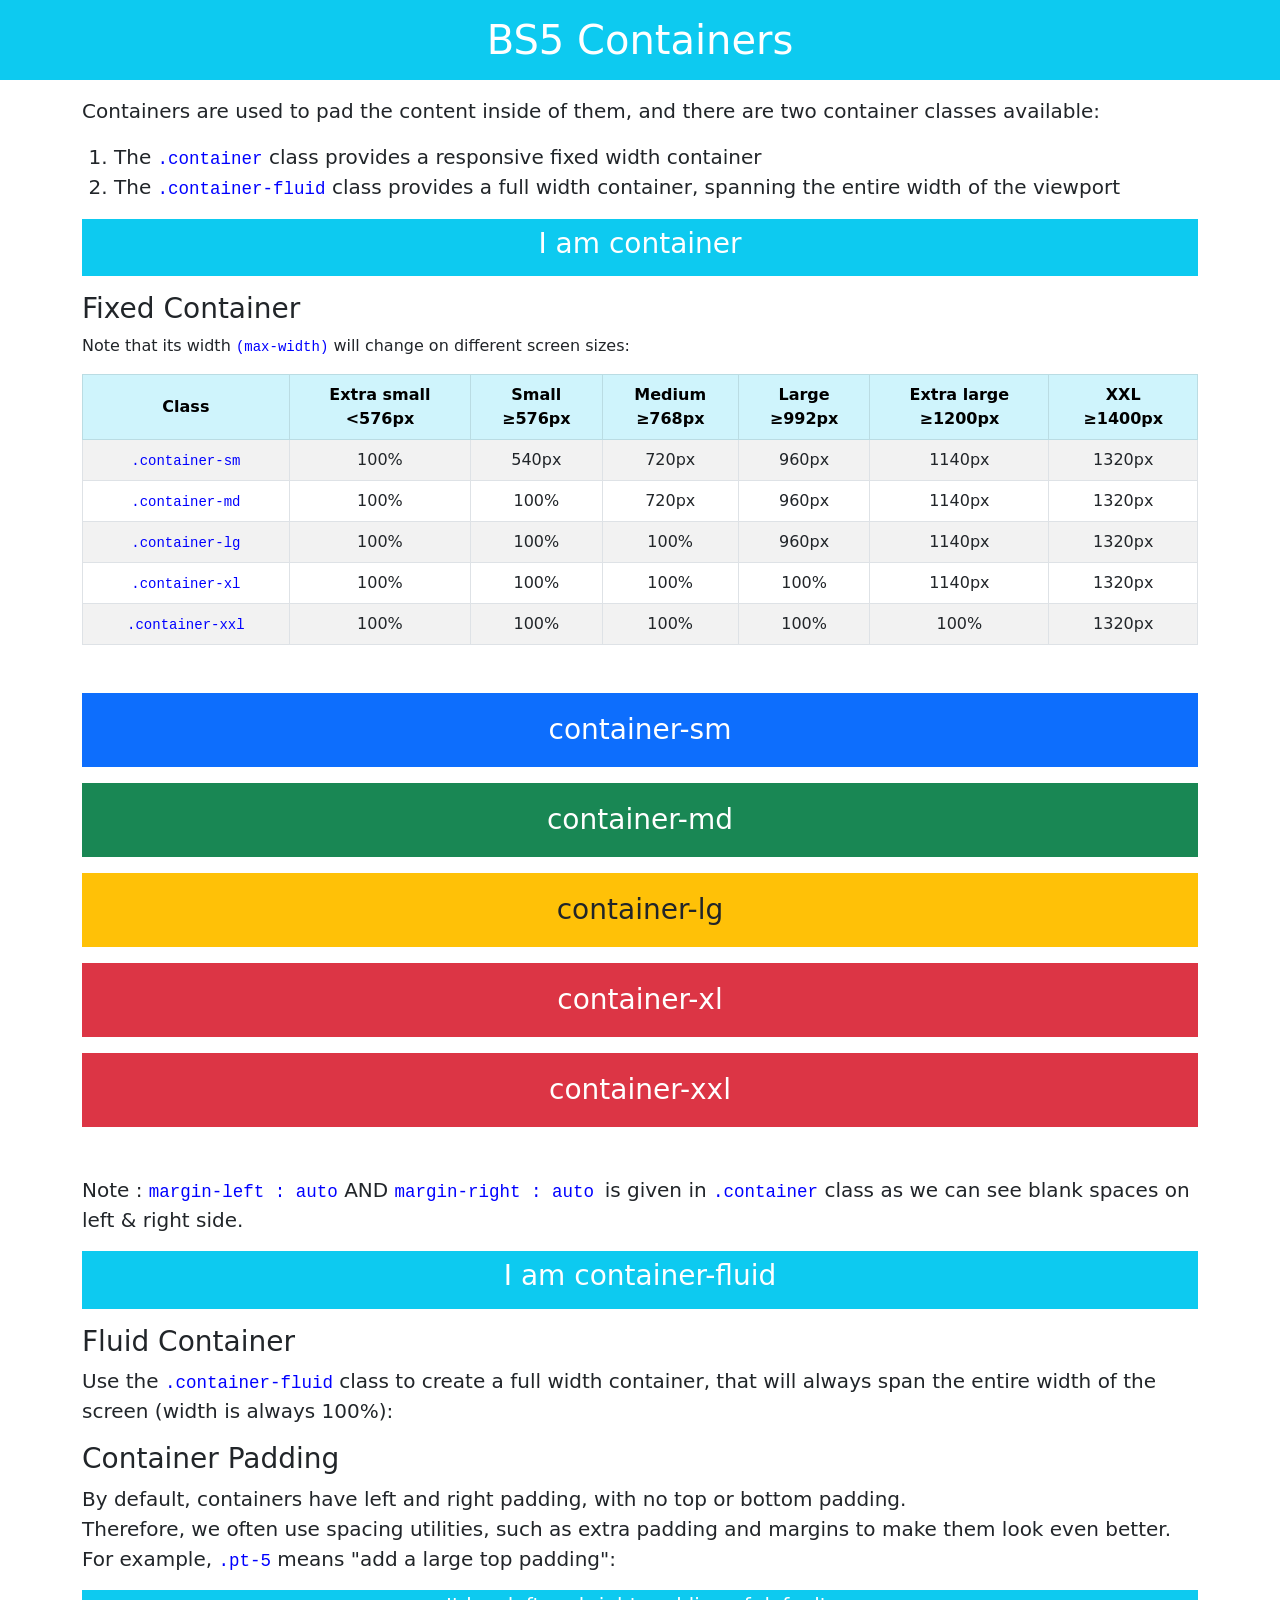
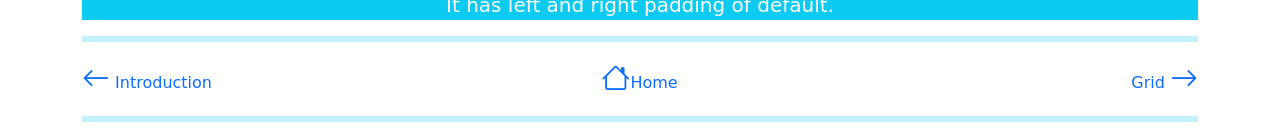
<file: container.html>
<!DOCTYPE html>
<html lang="en">

<head>
  <meta charset="UTF-8">
  <meta name="viewport" content="width=device-width, initial-scale=1.0">
  <title>Container</title>
  <link rel="stylesheet" href="bootstrap-5.0.2-dist/css/bootstrap.min.css">
  <link rel="stylesheet" href="https://cdn.jsdelivr.net/npm/bootstrap-icons@1.13.1/font/bootstrap-icons.min.css">
</head>

<body>
  <h1 class="p-3 text-center text-white bg-info">BS5 Containers</h1>
  <div class="container mt-3">
    <p class="fs-5">Containers are used to pad the content inside of them, and there are two container classes
      available:</p>
    <ol class="fs-5">
      <li>The <code>.container</code> class provides a responsive fixed width container</li>
      <li>The <code>.container-fluid</code> class provides a full width container, spanning the entire width of the
        viewport</li>
    </ol>
    <div class="container bg-info text-white p-2 text-center">
      <h3>I am container</h3>
    </div>
    <h3 class="mt-3">Fixed Container</h3>
    <p>Note that its width <code>(max-width)</code> will change on different screen sizes:</p>
    <table class="table table-responsive table-bordered table-striped align-middle text-center">
      <thead class="align-middle table-info">
        <tr>
          <th>Class</th>
          <th>
            Extra small<br>
            &lt;576px
          </th>
          <th>
            Small<br>
            ≥576px
          </th>
          <th>
            Medium<br>
            ≥768px
          </th>
          <th>
            Large<br>
            ≥992px
          </th>
          <th>
            Extra large<br>
            ≥1200px
          </th>
          <th>
            XXL<br>
            ≥1400px
          </th>
        </tr>
      </thead>
      <tbody>
        <tr>
          <td><code>.container-sm</code></td>
          <td>100%</td>
          <td>540px</td>
          <td>720px</td>
          <td>960px</td>
          <td>1140px</td>
          <td>1320px</td>
        </tr>
        <tr>
          <td><code>.container-md</code></td>
          <td>100%</td>
          <td>100%</td>
          <td>720px</td>
          <td>960px</td>
          <td>1140px</td>
          <td>1320px</td>
        </tr>
        <tr>
          <td><code>.container-lg</code></td>
          <td>100%</td>
          <td>100%</td>
          <td>100%</td>
          <td>960px</td>
          <td>1140px</td>
          <td>1320px</td>
        </tr>
        <tr>
          <td><code>.container-xl</code></td>
          <td>100%</td>
          <td>100%</td>
          <td>100%</td>
          <td>100%</td>
          <td>1140px</td>
          <td>1320px</td>
        </tr>
        <tr>
          <td><code>.container-xxl</code></td>
          <td>100%</td>
          <td>100%</td>
          <td>100%</td>
          <td>100%</td>
          <td>100%</td>
          <td>1320px</td>
        </tr>
      </tbody>
    </table>
    <div class="my-5 fs-3">
      <div class="container-sm bg-primary text-white p-3 my-3 text-center">container-sm</div>
      <div class="container-md bg-success text-white p-3 my-3 text-center">container-md</div>
      <div class="container-lg bg-warning text-black p-3 my-3 text-center">container-lg</div>
      <div class="container-xl bg-danger text-white p-3 my-3 text-center">container-xl</div>
      <div class="container-xxl bg-danger text-white p-3 my-3 text-center">container-xxl</div>
    </div>
    <p class="fs-5">Note : <code>margin-left : auto</code> AND <code> margin-right : auto </code> is given in
      <code>.container</code> class as we can see blank spaces on left & right side.</p>
    <div class="container-fluid bg-info text-white p-2 text-center mt-3">
      <h3>I am container-fluid</h3>
    </div>
    <h3 class="mt-3">Fluid Container</h3>
    <p class="fs-5">Use the <code>.container-fluid</code> class to create a full width container, that will always span
      the entire width of the screen (width is always 100%):</p>
    <h3>Container Padding</h3>
    <p class="fs-5">By default, containers have left and right padding, with no top or bottom padding.<br>Therefore, we
      often use spacing utilities, such as extra padding and margins to make them look even better. For example,
      <code>.pt-5</code> means "add a large top padding":</p>
    <div class="container-fluid bg-info text-white text-center fs-5">
      It has left and right padding of default.
    </div>
    <hr class="border border-info border-3">
    <div class="row">
      <div class="col text-start">
        <i class="bi bi-arrow-left fs-3 text-primary"></i>
        <a href="index.html" class="text-decoration-none">Introduction</a>
      </div>
      <div class="col text-center">
        <a href="index.html" class="text-decoration-none"><i class="bi bi-house fs-3 text-primary"></i>Home</a>
    </div>
      <div class="col text-end">
        <a href="grid.html" class="text-decoration-none">Grid&nbsp;<i
            class="bi bi-arrow-right fs-3 text-primary"></i></a>
      </div>
    </div>
    <hr class="border border-info border-3">
  </div>
</body>

</html>
</file>
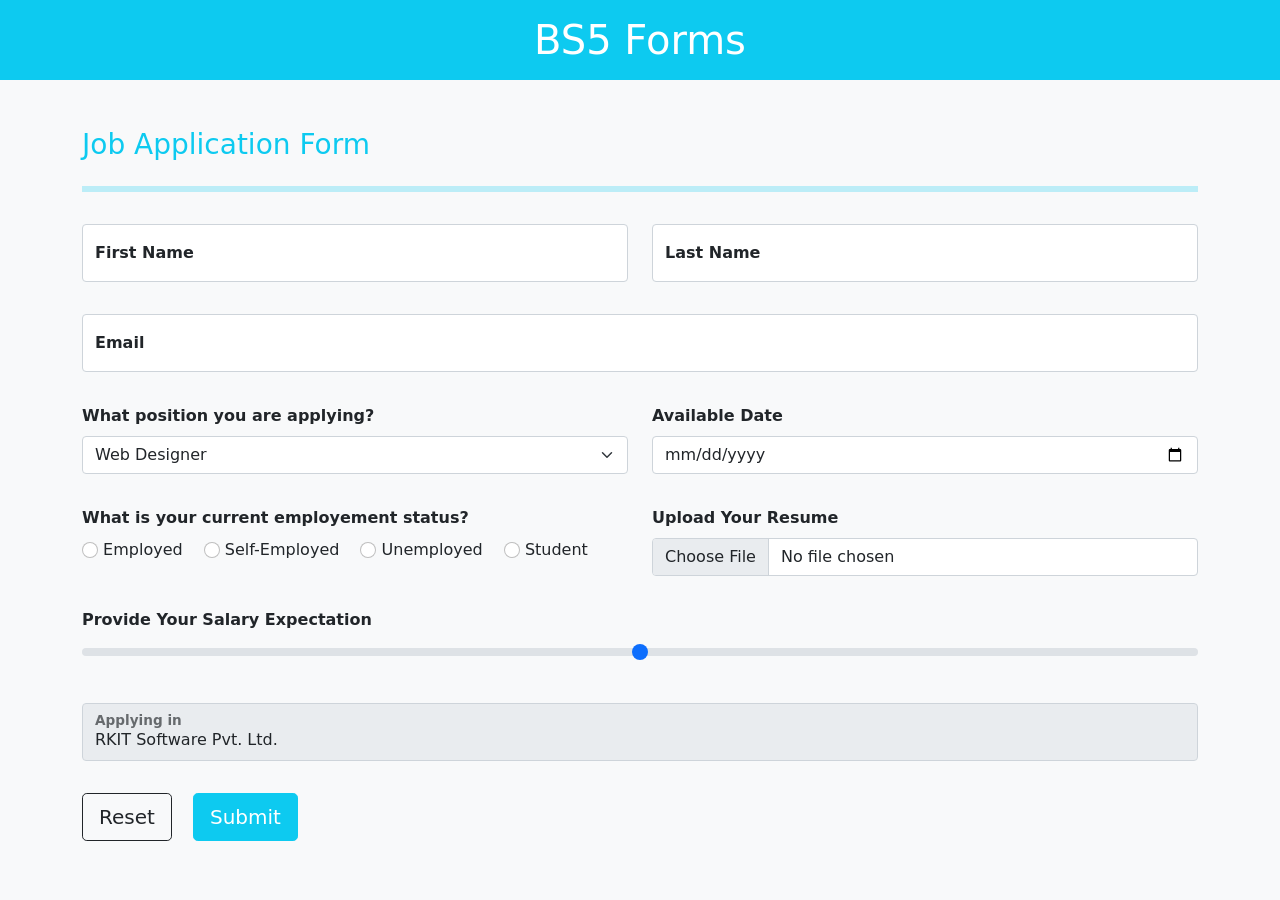
<file: form.html>
<!DOCTYPE html>
<html lang="en">

<head>
    <meta charset="UTF-8">
    <meta name="viewport" content="width=device-width, initial-scale=1.0">
    <title>Form</title>
    <link rel="stylesheet" href="bootstrap-5.0.2-dist/css/bootstrap.min.css">
    <!-- <script src="bootstrap-5.0.2-dist/js/bootstrap.bundle.js"></script> -->
</head>

<body class="bg-light">
    <h1 class="text-center bg-info p-3 text-white">BS5 Forms</h1>
    <form action="#" class="container mt-5">
        <div class="row">
            <h3 class="text-info">Job Application Form</h3>
        </div>
        <hr class="text-info border border-info border-3">
        <div class="row">
            <div class="col-12 col-sm-6">
                <div class="my-3 form-floating">
                    <input type="text" id="fnm" class="form-control" placeholder="First Name">
                    <label for="fnm" class="fw-bold">First Name</label>
                </div>
            </div>
            <div class="col-12 col-sm-6">
                <div class="my-3 form-floating">
                    <input type="text" id="lnm" class="form-control" placeholder="Last Name">
                    <label for="lnm" class="fw-bold">Last Name</label>
                </div>
            </div>
        </div>
        <div class="row">
            <div class="col">
                <div class="my-3 form-floating">
                    <input type="text" id="email" class="form-control" placeholder="Email">
                    <label for="email" class="fw-bold">Email</label>
                </div>
            </div>
        </div>
        <div class="row">
            <div class="col-12 col-sm-6">
                <div class="my-3">
                    <label for="designation" class="form-label fw-bold">What position you are applying?</label>
                    <select id="designation" class="form-select">
                        <option>Web Designer</option>
                        <option>Full Stack Developer</option>
                        <option>Product Analyst</option>
                        <option>Sales Executive</option>
                    </select>
                </div>
            </div>
            <div class="col-12 col-sm-6">
                <div class="my-3">
                    <label for="availDate" class="form-label fw-bold">Available Date</label>
                    <input type="date" id="availDate" class="form-control">
                </div>
            </div>
        </div>
        <div class="row">
            <div class="col-12 col-sm-12 col-md-6">
                <div class="my-3">
                    <label for="employement" class="form-label fw-bold">What is your current employement status?</label>
                    <br>
                    <div class="form-check-inline">
                        <input type="radio" name="employement" id="emp" class="form-check-input">
                        <label for="emp" class="form-check-label">Employed</label>
                    </div>
                    <div class="form-check-inline">
                        <input type="radio" name="employement" id="semp" class="form-check-input">
                        <label for="semp" class="form-check-label">Self-Employed</label>
                    </div>
                    <div class="form-check-inline">
                        <input type="radio" name="employement" id="uemp" class="form-check-input">
                        <label for="uemp" class="form-check-label">Unemployed</label>
                    </div>
                    <div class="form-check-inline">
                        <input type="radio" name="employement" id="std" class="form-check-input">
                        <label for="std" class="form-check-label">Student</label>
                    </div>
                </div>
            </div>
            <div class="col-12 col-sm-12 col-md-6 col-lg-6">
                <div class="my-3">
                    <label for="resume" class="form-label fw-bold">Upload Your Resume</label>
                    <input type="file" id="resume" class="form-control">
                </div>
            </div>
        </div>
        <div class="row">
            <div class="col">
                <div class="my-3">
                    <label for="salary" class="form-label fw-bold">Provide Your Salary Expectation</label>
                    <input type="range" id="salary" class="form-range">
                </div>
            </div>
        </div>
        <div class="row">
            <div class="col">
                <div class="my-3 form-floating">
                    <input type="text" id="company" class="form-control" value="RKIT Software Pvt. Ltd." disabled>
                    <label for="company" class="fw-bold">Applying in</label>
                </div>
            </div>
        </div>
        <div class="row">
            <div class="col">
                <div class="my-3">
                    <button class="btn btn-lg btn-outline-dark">Reset</button>
                    <button class="btn btn-lg btn-info text-white mx-3">Submit</button>
                </div>
            </div>
        </div>
    </form>
</body>

</html>
</file>
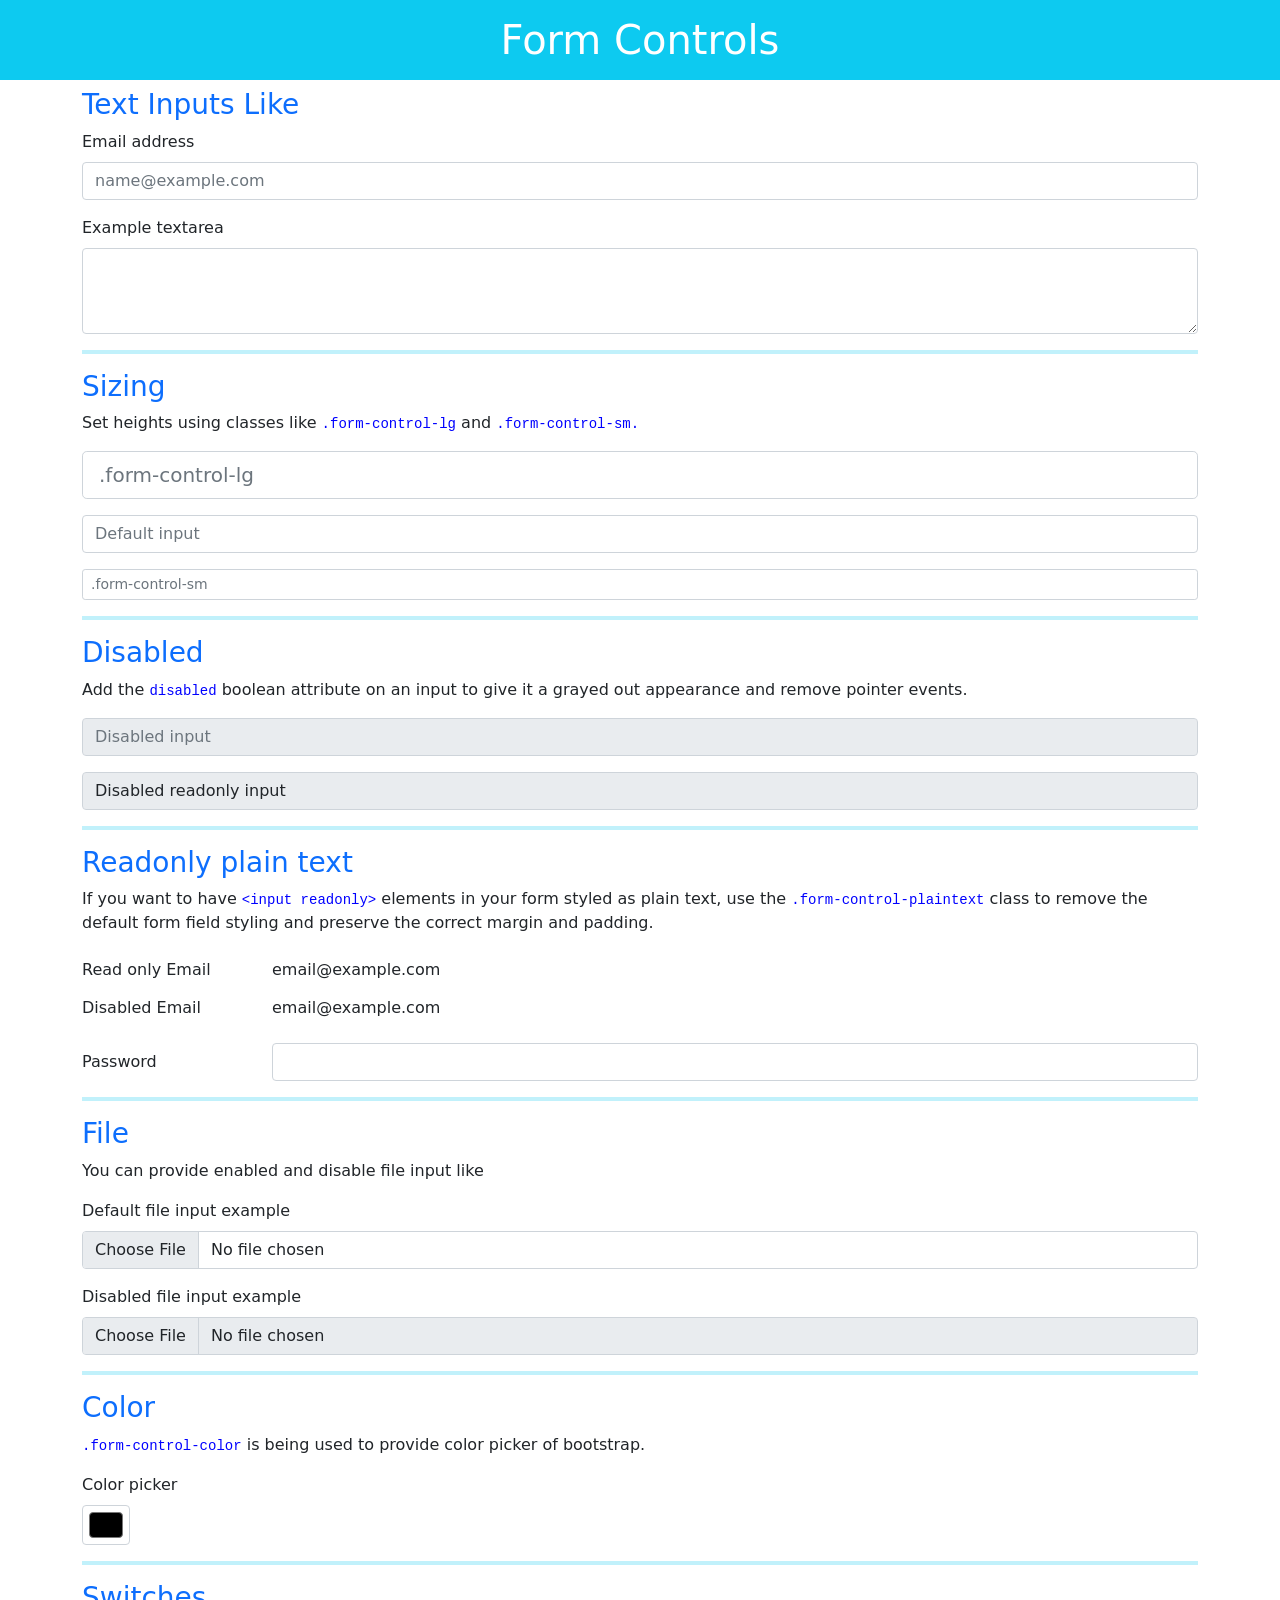
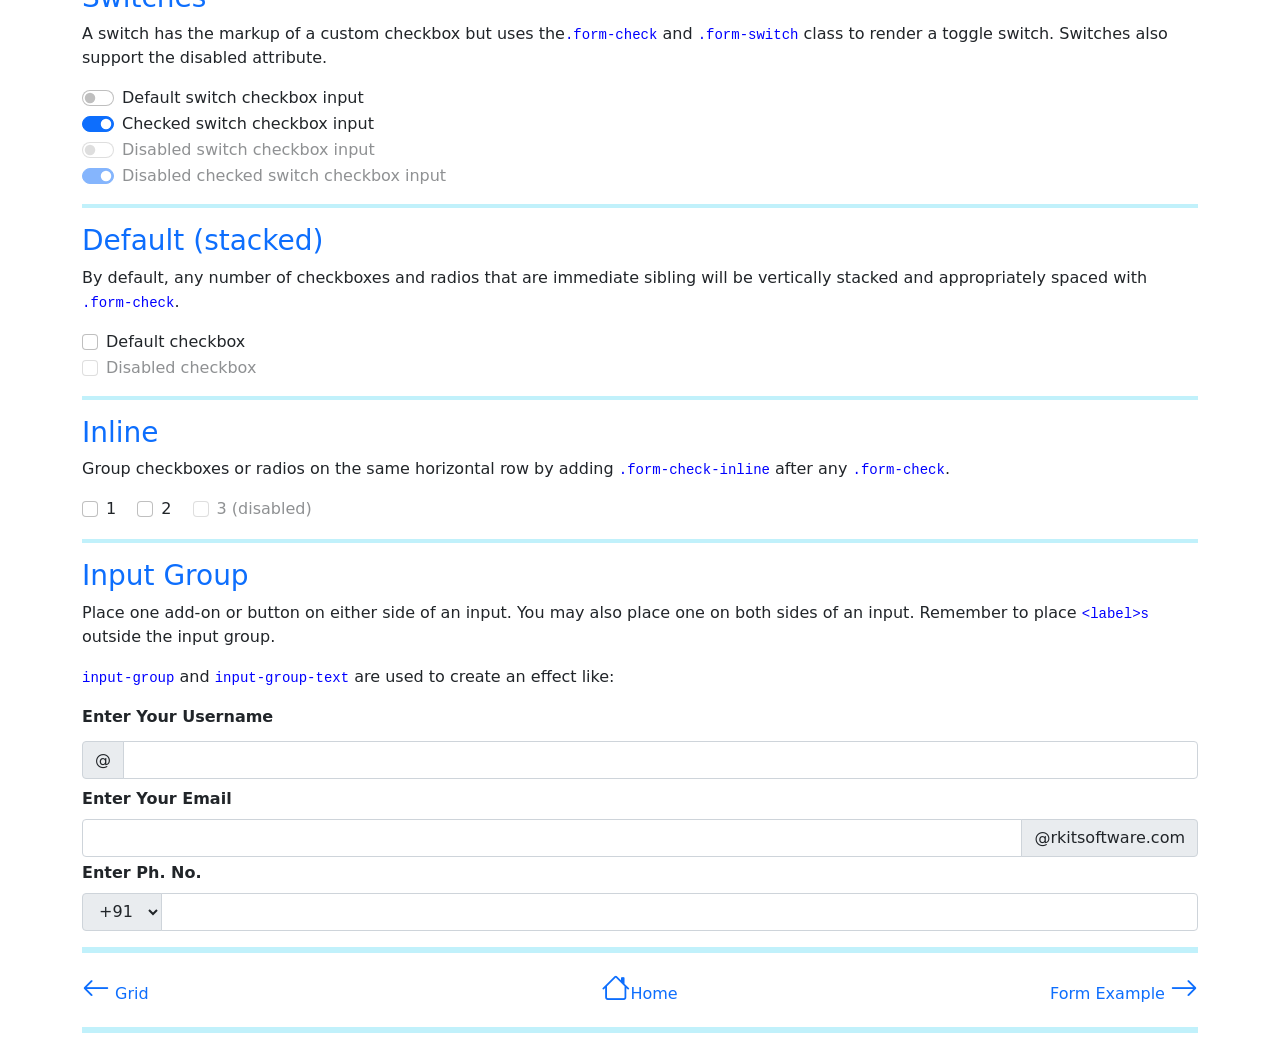
<file: form_controls.html>
<!DOCTYPE html>
<html lang="en">

<head>
    <meta charset="UTF-8">
    <meta name="viewport" content="width=device-width, initial-scale=1.0">
    <title>Form Controls</title>
    <link rel="stylesheet" href="bootstrap-5.0.2-dist/css/bootstrap.min.css">
    <link rel="stylesheet" href="https://cdn.jsdelivr.net/npm/bootstrap-icons@1.13.1/font/bootstrap-icons.min.css">
</head>

<body>
    <h1 class="bg-info text-white text-center p-3">Form Controls</h1>
    <div class="container">
        <h3 class="text-primary">Text Inputs Like</h3>
        <div class="mb-3">
            <label for="exampleFormControlInput1" class="form-label">Email address</label>
            <input type="email" class="form-control" id="exampleFormControlInput1" placeholder="name@example.com">
        </div>
        <div class="mb-3">
            <label for="exampleFormControlTextarea1" class="form-label">Example textarea</label>
            <textarea class="form-control" id="exampleFormControlTextarea1" rows="3"></textarea>
        </div>
        <hr class="border border-info border-2">
        <h3 class="text-primary">Sizing</h3>
        <p>Set heights using classes like <code>.form-control-lg</code> and <code>.form-control-sm.</code></p>
        <div>
            <input class="form-control form-control-lg my-3" type="text" placeholder=".form-control-lg"
                aria-label=".form-control-lg example">
            <input class="form-control my-3" type="text" placeholder="Default input" aria-label="default input example">
            <input class="form-control form-control-sm my-3" type="text" placeholder=".form-control-sm"
                aria-label=".form-control-sm example">
        </div>
        <hr class="border border-info border-2">
        <h3 class="text-primary">Disabled</h3>
        <p>Add the <code>disabled</code> boolean attribute on an input to give it a grayed out appearance and remove
            pointer events.</p>
        <input class="form-control my-3" type="text" placeholder="Disabled input" aria-label="Disabled input example"
            disabled>
        <input class="form-control my-3" type="text" value="Disabled readonly input" aria-label="Disabled input example"
            disabled readonly>
        <hr class="border border-info border-2">
        <h3 class="text-primary">Readonly plain text</h3>
        <p>If you want to have <code>&lt;input readonly&gt;</code> elements in your form styled as plain text, use the
            <code>.form-control-plaintext</code> class to remove the default form field styling and preserve the correct
            margin and
            padding.
        </p>
        <div class="mb-3 row">
            <label for="staticEmail" class="col-sm-2 col-form-label">Read only Email</label>
            <div class="col-sm-10">
                <input type="text" readonly class="form-control-plaintext" id="staticEmail" value="email@example.com">
            </div>
            <label for="staticEmail" class="col-sm-2 col-form-label">Disabled Email</label>
            <div class="col-sm-10">
                <input type="text" disabled class="form-control-plaintext" id="staticEmail" value="email@example.com">
            </div>
        </div>
        <div class="mb-3 row">
            <label for="inputPassword" class="col-sm-2 col-form-label">Password</label>
            <div class="col-sm-10">
                <input type="password" class="form-control" id="inputPassword">
            </div>
        </div>
        <hr class="border border-info border-2">
        <h3 class="text-primary">File</h3>
        <p>You can provide enabled and disable file input like </p>
        <div class="mb-3">
            <label for="formFile" class="form-label">Default file input example</label>
            <input class="form-control" type="file" id="formFile">
        </div>
        <div class="mb-3">
            <label for="formFileDisabled" class="form-label">Disabled file input example</label>
            <input class="form-control" type="file" id="formFileDisabled" disabled>
        </div>
        <hr class="border border-info border-2">
        <h3 class="text-primary">Color</h3>
        <p><code>.form-control-color</code> is being used to provide color picker of bootstrap.</p>
        <label for="exampleColorInput" class="form-label">Color picker</label>
        <input type="color" class="form-control form-control-color" id="exampleColorInput" value="blue"
            title="Choose your color">
        <hr class="border border-info border-2">
        <h3 class="text-primary">Switches</h3>
        <p>A switch has the markup of a custom checkbox but uses the<code>.form-check</code> and
            <code>.form-switch</code> class to render a toggle
            switch. Switches also support the disabled attribute.
        </p>
        <div class="form-check form-switch">
            <input class="form-check-input" type="checkbox" id="flexSwitchCheckDefault">
            <label class="form-check-label" for="flexSwitchCheckDefault">Default switch checkbox input</label>
        </div>
        <div class="form-check form-switch">
            <input class="form-check-input" type="checkbox" id="flexSwitchCheckChecked" checked>
            <label class="form-check-label" for="flexSwitchCheckChecked">Checked switch checkbox input</label>
        </div>
        <div class="form-check form-switch">
            <input class="form-check-input" type="checkbox" id="flexSwitchCheckDisabled" disabled>
            <label class="form-check-label" for="flexSwitchCheckDisabled">Disabled switch checkbox input</label>
        </div>
        <div class="form-check form-switch">
            <input class="form-check-input" type="checkbox" id="flexSwitchCheckCheckedDisabled" checked disabled>
            <label class="form-check-label" for="flexSwitchCheckCheckedDisabled">Disabled checked switch checkbox
                input</label>
        </div>
        <hr class="border border-info border-2">
        <h3 class="text-primary">Default (stacked)</h3>
        <p>By default, any number of checkboxes and radios that are immediate sibling will be vertically stacked and
            appropriately spaced with <code>.form-check</code>.</p>
        <div class="form-check">
            <input class="form-check-input" type="checkbox" value="" id="defaultCheck1">
            <label class="form-check-label" for="defaultCheck1">
                Default checkbox
            </label>
        </div>
        <div class="form-check">
            <input class="form-check-input" type="checkbox" value="" id="defaultCheck2" disabled>
            <label class="form-check-label" for="defaultCheck2">
                Disabled checkbox
            </label>
        </div>
        <hr class="border border-info border-2">
        <h3 class="text-primary">Inline</h3>
        <p>Group checkboxes or radios on the same horizontal row by adding <code>.form-check-inline</code> after any
            <code>.form-check</code>.</p>
        <div class="form-check form-check-inline">
            <input class="form-check-input" type="checkbox" id="inlineCheckbox1" value="option1">
            <label class="form-check-label" for="inlineCheckbox1">1</label>
        </div>
        <div class="form-check form-check-inline">
            <input class="form-check-input" type="checkbox" id="inlineCheckbox2" value="option2">
            <label class="form-check-label" for="inlineCheckbox2">2</label>
        </div>
        <div class="form-check form-check-inline">
            <input class="form-check-input" type="checkbox" id="inlineCheckbox3" value="option3" disabled>
            <label class="form-check-label" for="inlineCheckbox3">3 (disabled)</label>
        </div>
        <hr class="border border-info border-2">
        <h3 class="text-primary">Input Group</h3>
        <p>Place one add-on or button on either side of an input. You may also place one on both sides of an input. Remember to place <code> &lt;label&gt;s </code> outside the input group.</p>
        <p><code>input-group</code> and <code>input-group-text</code> are used to create an effect like:</p>
        <div class="my-3">
            <label for="ingroup" class="form-label fw-bold">Enter Your Username</label>
            <div class="input-group my-1">
                <span class="input-group-text">@</span>
                <input type="text" id="ingroup" class="form-control">
            </div>
            <label for="email" class="form-label fw-bold my-1">Enter Your Email</label>
            <div class="input-group my-1">
                <input type="text" id="email" class="form-control">
                <span class="input-group-text">@rkitsoftware.com</span>
            </div>
            <label for="phno" class="form-label fw-bold">Enter Ph. No.</label>
            <div class="input-group">
                <select id="phno" class="input-group-text">
                    <option>+91</option>
                    <option>+91</option>
                    <option>+93</option>
                </select>
                <input type="number" id="phno" class="form-control">
            </div>
        </div>
        <hr class="border border-info border-3">
        <div class="row">
            <div class="col text-start">
                <i class="bi bi-arrow-left fs-3 text-primary"></i>
                <a href="grid.html" class="text-decoration-none">Grid</a>
            </div>
            <div class="col text-center">
                <a href="index.html" class="text-decoration-none"><i class="bi bi-house fs-3 text-primary"></i>Home</a>
            </div>
            <div class="col text-end">
                <a href="form_eg.html" class="text-decoration-none">Form Example&nbsp;<i
                        class="bi bi-arrow-right fs-3 text-primary"></i></a>
            </div>
        </div>
    <hr class="border border-info border-3">
    </div>
</body>

</html>
</file>
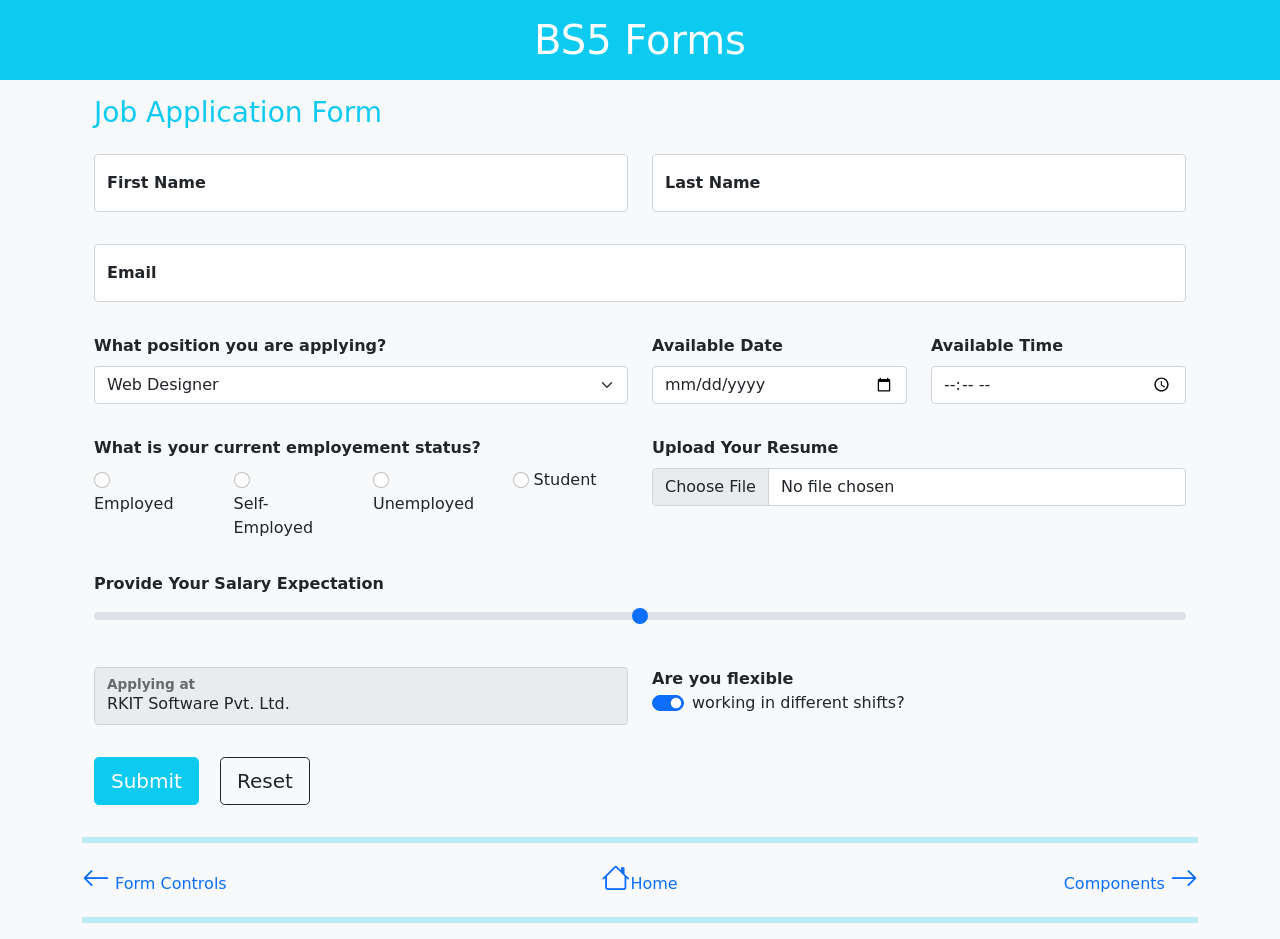
<file: form_eg.html>
<!DOCTYPE html>
<html lang="en">

<head>
    <meta charset="UTF-8">
    <meta name="viewport" content="width=device-width, initial-scale=1.0">
    <title>Form</title>
    <link rel="stylesheet" href="bootstrap-5.0.2-dist/css/bootstrap.min.css">
    <!-- <script src="bootstrap-5.0.2-dist/js/bootstrap.bundle.js"></script> -->
    <link rel="stylesheet" href="https://cdn.jsdelivr.net/npm/bootstrap-icons@1.13.1/font/bootstrap-icons.min.css">

</head>

<body class="bg-light">
    <h1 class="text-center bg-info p-3 text-white">BS5 Forms</h1>
    <div class="container">
        <form action="#" class="container mt-3">
            <div class="row">
                <h3 class="text-info">Job Application Form</h3>
            </div>
            <!-- <hr class="text-info border border-info border-3"> -->
            <div class="row">
                <div class="col-12 col-sm-6">
                    <div class="my-3 form-floating">
                        <input type="text" id="fnm" class="form-control" placeholder="First Name">
                        <label for="fnm" class="fw-bold">First Name</label>
                    </div>
                </div>
                <div class="col-12 col-sm-6">
                    <div class="my-3 form-floating">
                        <input type="text" id="lnm" class="form-control" placeholder="Last Name">
                        <label for="lnm" class="fw-bold">Last Name</label>
                    </div>
                </div>
            </div>
            <div class="row">
                <div class="col">
                    <div class="my-3 form-floating">
                        <input type="text" id="email" class="form-control" placeholder="Email">
                        <label for="email" class="fw-bold">Email</label>
                    </div>
                </div>
            </div>
            <div class="row">
                <div class="col-12 col-sm-12 col-md-6">
                    <div class="my-3">
                        <label for="designation" class="form-label fw-bold">What position you are applying?</label>
                        <select id="designation" class="form-select">
                            <option>Web Designer</option>
                            <option>Full Stack Developer</option>
                            <option>Product Analyst</option>
                            <option>Sales Executive</option>
                        </select>
                    </div>
                </div>
                <div class="col-12 col-sm-6 col-md-3">
                    <div class="my-3">
                        <label for="availDate" class="form-label fw-bold">Available Date</label>
                        <input type="date" id="availDate" class="form-control">
                    </div>
                </div>
                <div class="col-12 col-sm-6 col-md-3">
                    <div class="my-3">
                        <label for="time" class="form-label fw-bold">Available Time</label>
                        <input type="time" id="time" class="form-control">
                    </div>
                </div>
            </div>
            <div class="row">
                <div class="col-12 col-sm-12 col-md-6">
                    <div class="my-3">
                        <label for="employement" class="form-label fw-bold">What is your current employement
                            status?</label>
                        <br>
                        <div class="row">
                            <div class="col-12 col-sm-6 col-md-3">
                                <div class="form-check-inline">
                                    <input type="radio" name="employement" id="emp" class="form-check-input">
                                    <label for="emp" class="form-check-label">Employed</label>
                                </div>
                            </div>
                            <div class="col-12 col-sm-6 col-md-3">
                                <div class="form-check-inline">
                                    <input type="radio" name="employement" id="semp" class="form-check-input">
                                    <label for="semp" class="form-check-label">Self-Employed</label>
                                </div>
                            </div>
                            <div class="col-12 col-sm-6 col-md-3">
                                <div class="form-check-inline">
                                    <input type="radio" name="employement" id="uemp" class="form-check-input">
                                    <label for="uemp" class="form-check-label">Unemployed</label>
                                </div>
                            </div>
                            <div class="col-12 col-sm-6 col-md-3">
                                <div class="form-check-inline">
                                    <input type="radio" name="employement" id="std" class="form-check-input">
                                    <label for="std" class="form-check-label">Student</label>
                                </div>
                            </div>
                        </div>
                    </div>
                </div>
                <div class="col-12 col-sm-12 col-md-6 col-lg-6">
                    <div class="my-3">
                        <label for="resume" class="form-label fw-bold">Upload Your Resume</label>
                        <input type="file" id="resume" class="form-control">
                    </div>
                </div>
            </div>
            <div class="row">
                <div class="col">
                    <div class="my-3">
                        <label for="salary" class="form-label fw-bold">Provide Your Salary Expectation</label>
                        <input type="range" id="salary" class="form-range">
                    </div>
                </div>
            </div>
            <div class="row">
                <div class="col-12 col-sm-6">
                    <div class="my-3 form-floating">
                        <input type="text" id="company" class="form-control" value="RKIT Software Pvt. Ltd." disabled>
                        <label for="company" class="fw-bold">Applying at</label>
                    </div>
                </div>
                <div class="col-12 col-sm-6">
                    <div class="my-3">
                        <label for="company" class="fw-bold form-check-label">Are you flexible</label>
                        <div class="form-check form-switch">
                            <label for="workHours">working in different shifts?</label>
                            <input type="checkbox" id="workHours" class="form-check-input" value="Yes" checked>
                        </div>
                    </div>
                </div>
            </div>
            <div class="row">
                <div class="col">
                    <div class="my-3">
                        <button class="btn btn-lg btn-info text-white">Submit</button>
                        <button class="btn btn-lg btn-outline-dark mx-3">Reset</button>
                    </div>
                </div>
            </div>
        </form>
        <hr class="border border-info border-3">
        <div class="row">
            <div class="col text-start">
                <i class="bi bi-arrow-left fs-3 text-primary"></i>
                <a href="form_controls.html" class="text-decoration-none">Form Controls</a>
            </div>
            <div class="col text-center">
                <a href="index.html" class="text-decoration-none"><i class="bi bi-house fs-3 text-primary"></i>Home</a>
            </div>
            <div class="col text-end">
                <a href="components.html" class="text-decoration-none">Components&nbsp;<i
                        class="bi bi-arrow-right fs-3 text-primary"></i></a>
            </div>
        </div>
        <hr class="border border-info border-3">
    </div>
</body>

</html>
</file>
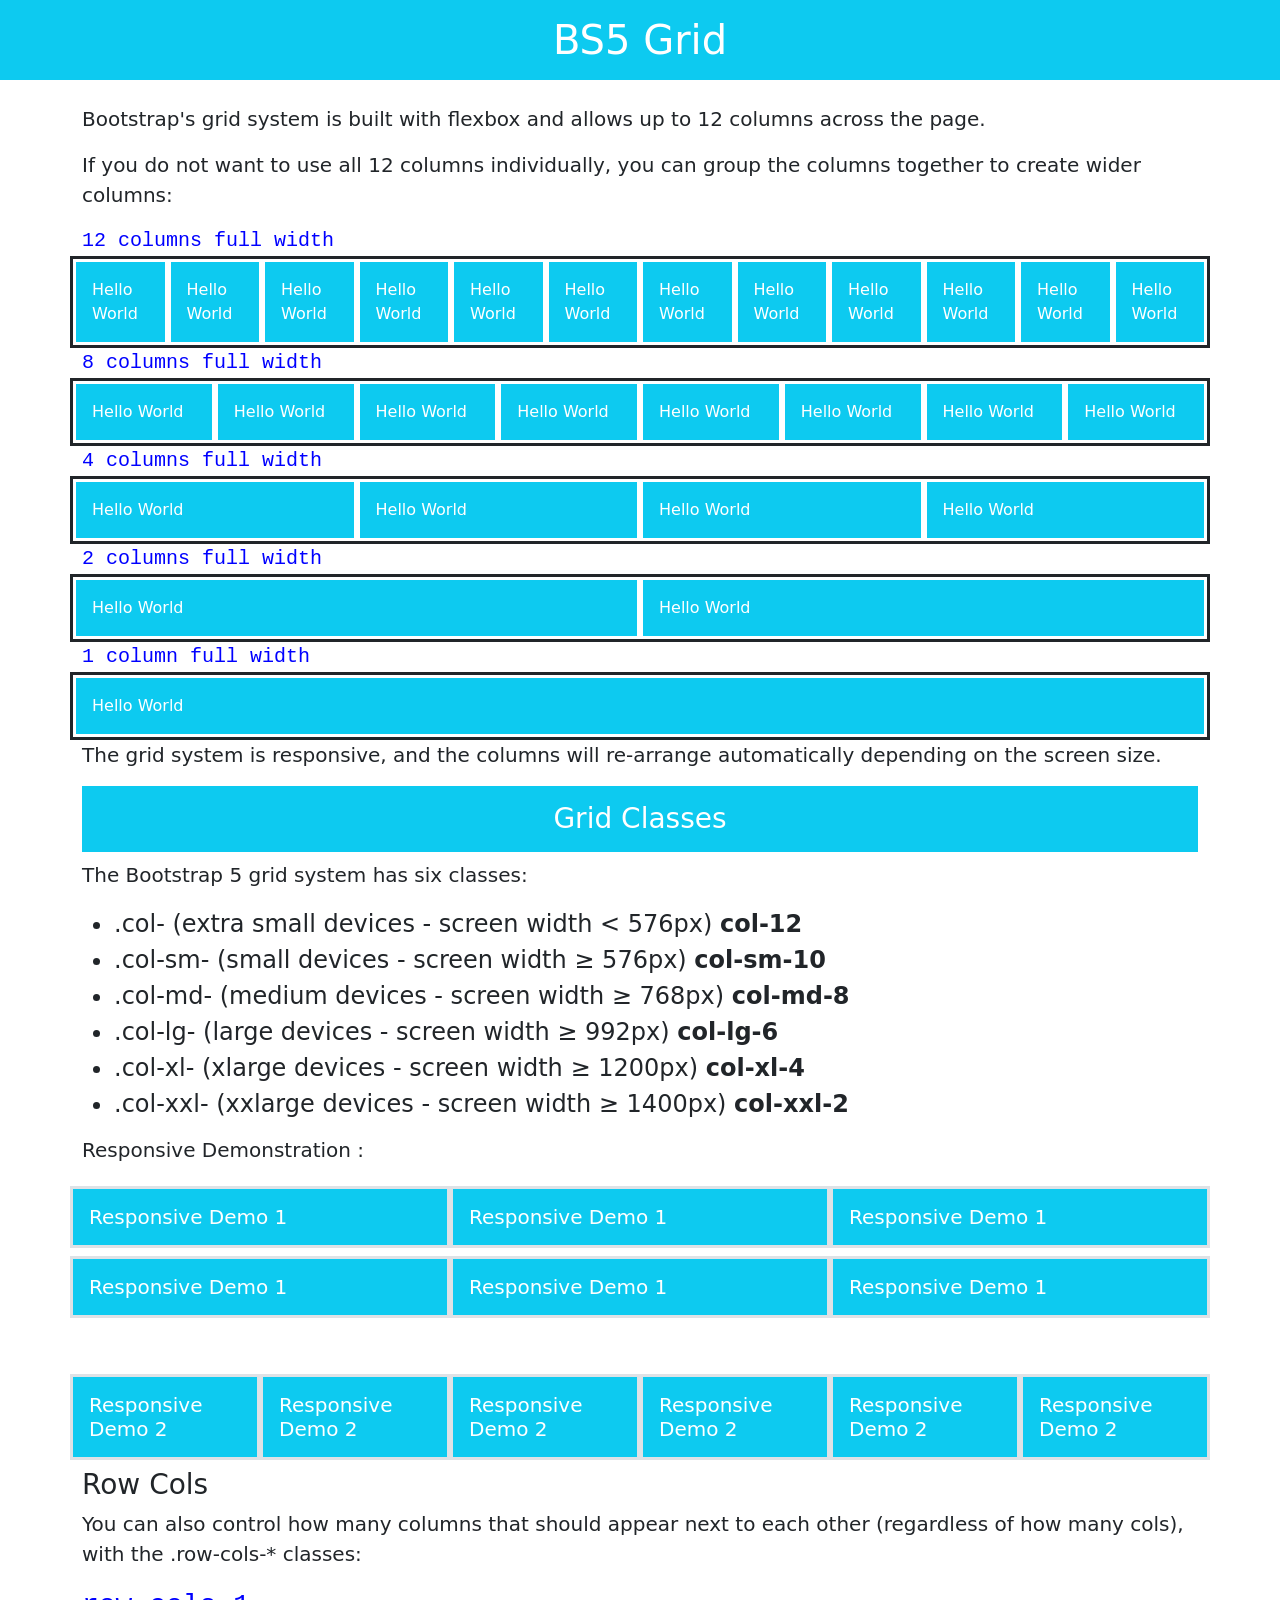
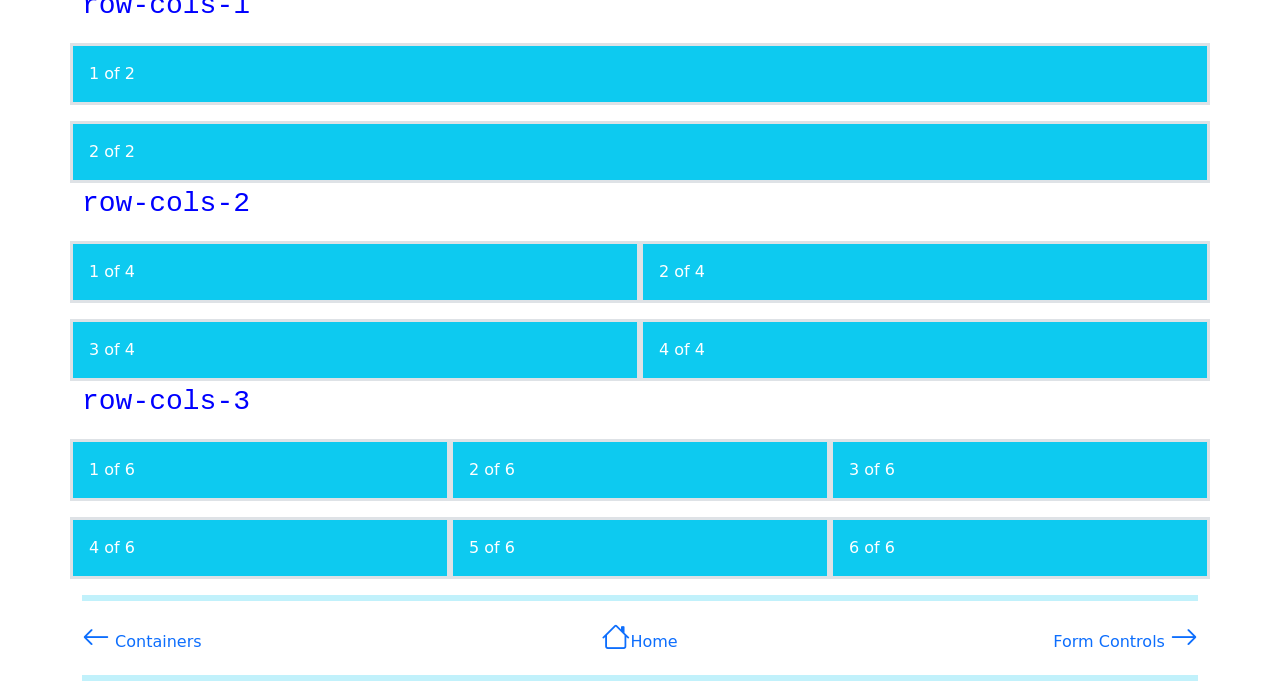
<file: grid.html>
<!DOCTYPE html>
<html lang="en">

<head>
    <meta charset="UTF-8">
    <meta name="viewport" content="width=device-width, initial-scale=1.0">
    <title>Grid</title>
    <link rel="stylesheet" href="bootstrap-5.0.2-dist/css/bootstrap.min.css">
    <link rel="stylesheet" href="https://cdn.jsdelivr.net/npm/bootstrap-icons@1.13.1/font/bootstrap-icons.min.css">
</head>

<body>
    <h1 class="p-3 text-center text-white bg-info">BS5 Grid</h1>
    <div class="container">
        <div class="row">
            <div class="container mt-3">

                <p class="fs-5">Bootstrap's grid system is built with flexbox and allows up to 12 columns across the
                    page.
                </p>
                <p class="fs-5">If you do not want to use all 12 columns individually, you can group the columns
                    together to
                    create wider columns:</p>
                <code class="fs-5">12 columns full width</code>
                <div class="row border border-3 border-dark ">
                    <div class="col bg-info p-3 text-white border border-3 border-white">Hello World</div>
                    <div class="col bg-info p-3 text-white border border-3 border-white">Hello World</div>
                    <div class="col bg-info p-3 text-white border border-3 border-white">Hello World</div>
                    <div class="col bg-info p-3 text-white border border-3 border-white">Hello World</div>
                    <div class="col bg-info p-3 text-white border border-3 border-white">Hello World</div>
                    <div class="col bg-info p-3 text-white border border-3 border-white">Hello World</div>
                    <div class="col bg-info p-3 text-white border border-3 border-white">Hello World</div>
                    <div class="col bg-info p-3 text-white border border-3 border-white">Hello World</div>
                    <div class="col bg-info p-3 text-white border border-3 border-white">Hello World</div>
                    <div class="col bg-info p-3 text-white border border-3 border-white">Hello World</div>
                    <div class="col bg-info p-3 text-white border border-3 border-white">Hello World</div>
                    <div class="col bg-info p-3 text-white border border-3 border-white">Hello World</div>
                </div>
                <code class="fs-5">8 columns full width</code>
                <div class="row border border-3 border-dark ">
                    <div class="col bg-info p-3 text-white border border-3 border-white">Hello World</div>
                    <div class="col bg-info p-3 text-white border border-3 border-white">Hello World</div>
                    <div class="col bg-info p-3 text-white border border-3 border-white">Hello World</div>
                    <div class="col bg-info p-3 text-white border border-3 border-white">Hello World</div>
                    <div class="col bg-info p-3 text-white border border-3 border-white">Hello World</div>
                    <div class="col bg-info p-3 text-white border border-3 border-white">Hello World</div>
                    <div class="col bg-info p-3 text-white border border-3 border-white">Hello World</div>
                    <div class="col bg-info p-3 text-white border border-3 border-white">Hello World</div>
                </div>
                <code class="fs-5">4 columns full width</code>
                <div class="row border border-3 border-dark ">
                    <div class="col bg-info p-3 text-white border border-3 border-white">Hello World</div>
                    <div class="col bg-info p-3 text-white border border-3 border-white">Hello World</div>
                    <div class="col bg-info p-3 text-white border border-3 border-white">Hello World</div>
                    <div class="col bg-info p-3 text-white border border-3 border-white">Hello World</div>
                </div>
                <code class="fs-5">2 columns full width</code>
                <div class="row border border-3 border-dark">
                    <div class="col bg-info p-3 text-white border border-3 border-white">Hello World</div>
                    <div class="col bg-info p-3 text-white border border-3 border-white">Hello World</div>
                </div>
                <code class="fs-5">1 column full width</code>
                <div class="row border border-3 border-dark ">
                    <div class="col bg-info p-3 text-white border border-3 border-white">Hello World</div>
                </div>
                <p class="fs-5">The grid system is responsive, and the columns will re-arrange automatically depending
                    on
                    the
                    screen size.</p>
                <h3 class="text-center bg-info text-white p-3">Grid Classes</h3>
                <p class="fs-5">The Bootstrap 5 grid system has six classes:</p>
                <ul class="fs-4">
                    <li>
                        .col- (extra small devices - screen width &lt; 576px) <strong>col-12</strong>
                    </li>
                    <li>
                        .col-sm- (small devices - screen width &ge; 576px) <strong>col-sm-10</strong>
                    </li>
                    <li>
                        .col-md- (medium devices - screen width &ge; 768px) <strong>col-md-8</strong>
                    </li>
                    <li>
                        .col-lg- (large devices - screen width &ge; 992px) <strong>col-lg-6</strong>
                    </li>
                    <li>
                        .col-xl- (xlarge devices - screen width &ge; 1200px) <strong>col-xl-4</strong>
                    </li>
                    <li>
                        .col-xxl- (xxlarge devices - screen width &ge; 1400px) <strong> col-xxl-2</strong>
                    </li>
                </ul>
                <h1 class="fs-5">Responsive Demonstration : </p>
                    <div class="row">
                        <div
                            class="col-12 col-sm-10 col-md-8 col-lg-6 col-xl-4 col-xxl-2 bg-info text-white p-3 border border-3 g-2">
                            Responsive Demo 1</div>
                        <div
                            class="col-12 col-sm-10 col-md-8 col-lg-6 col-xl-4 col-xxl-2 bg-info text-white p-3 border border-3 g-2">
                            Responsive Demo 1</div>
                        <div
                            class="col-12 col-sm-10 col-md-8 col-lg-6 col-xl-4 col-xxl-2 bg-info text-white p-3 border border-3 g-2">
                            Responsive Demo 1</div>
                        <div
                            class="col-12 col-sm-10 col-md-8 col-lg-6 col-xl-4 col-xxl-2 bg-info text-white p-3 border border-3 g-2">
                            Responsive Demo 1</div>
                        <div
                            class="col-12 col-sm-10 col-md-8 col-lg-6 col-xl-4 col-xxl-2 bg-info text-white p-3 border border-3 g-2">
                            Responsive Demo 1</div>
                        <div
                            class="col-12 col-sm-10 col-md-8 col-lg-6 col-xl-4 col-xxl-2 bg-info text-white p-3 border border-3 g-2">
                            Responsive Demo 1</div>
                    </div>
                    <div class="row mt-5">
                        <div
                            class="col-12 col-sm-6 col-md-4 col-lg-3 col-xl-2 col-xxl-2 bg-info text-white p-3 border border-3 g-2">
                            Responsive Demo 2</div>
                        <div
                            class="col-12 col-sm-6 col-md-4 col-lg-3 col-xl-2 col-xxl-2 bg-info text-white p-3 border border-3 g-2">
                            Responsive Demo 2</div>
                        <div
                            class="col-12 col-sm-6 col-md-4 col-lg-3 col-xl-2 col-xxl-2 bg-info text-white p-3 border border-3 g-2">
                            Responsive Demo 2</div>
                        <div
                            class="col-12 col-sm-6 col-md-4 col-lg-3 col-xl-2 col-xxl-2 bg-info text-white p-3 border border-3 g-2">
                            Responsive Demo 2</div>
                        <div
                            class="col-12 col-sm-6 col-md-4 col-lg-3 col-xl-2 col-xxl-2 bg-info text-white p-3 border border-3 g-2">
                            Responsive Demo 2</div>
                        <div
                            class="col-12 col-sm-6 col-md-4 col-lg-3 col-xl-2 col-xxl-2 bg-info text-white p-3 border border-3 g-2">
                            Responsive Demo 2</div>
                    </div>
                    <h3>Row Cols</h3>
                    <p class="fs-5">You can also control how many columns that should appear next to each other
                        (regardless
                        of how many cols), with the .row-cols-* classes:</p>
                    <code class="fs-3  my-5">row-cols-1</code>
                    <div class="row row-cols-1">
                        <div class="col bg-info g-3 text-white p-3 border border-3">1 of 2</div>
                        <div class="col bg-info g-3 text-white p-3 border border-3">2 of 2</div>
                    </div>
                    <code class="fs-3  my-5">row-cols-2</code>
                    <div class="row row-cols-2">
                        <div class="col bg-info g-3 text-white p-3 border border-3">1 of 4</div>
                        <div class="col bg-info g-3 text-white p-3 border border-3">2 of 4</div>
                        <div class="col bg-info g-3 text-white p-3 border border-3">3 of 4</div>
                        <div class="col bg-info g-3 text-white p-3 border border-3">4 of 4</div>
                    </div>
                    <code class="fs-3  my-5">row-cols-3</code>
                    <div class="row row-cols-3">
                        <div class="col bg-info g-3 text-white p-3 border border-3">1 of 6</div>
                        <div class="col bg-info g-3 text-white p-3 border border-3">2 of 6</div>
                        <div class="col bg-info g-3 text-white p-3 border border-3">3 of 6</div>
                        <div class="col bg-info g-3 text-white p-3 border border-3">4 of 6</div>
                        <div class="col bg-info g-3 text-white p-3 border border-3">5 of 6</div>
                        <div class="col bg-info g-3 text-white p-3 border border-3">6 of 6</div>
                    </div>
                </h1>
            </div>
        </div>
        <hr class="border border-info border-3">
            <div class="row">
                <div class="col text-start">
                    <i class="bi bi-arrow-left fs-3 text-primary"></i>
                    <a href="container.html" class="text-decoration-none">Containers</a>
                </div>
                <div class="col text-center">
                    <a href="index.html" class="text-decoration-none"><i class="bi bi-house fs-3 text-primary"></i>Home</a>
                </div>
                <div class="col text-end">
                    <a href="form_controls.html" class="text-decoration-none">Form Controls&nbsp;<i
                            class="bi bi-arrow-right fs-3 text-primary"></i></a>
                </div>
            </div>
    <hr class="border border-info border-3">
    </div>
</body>

</html>
</file>
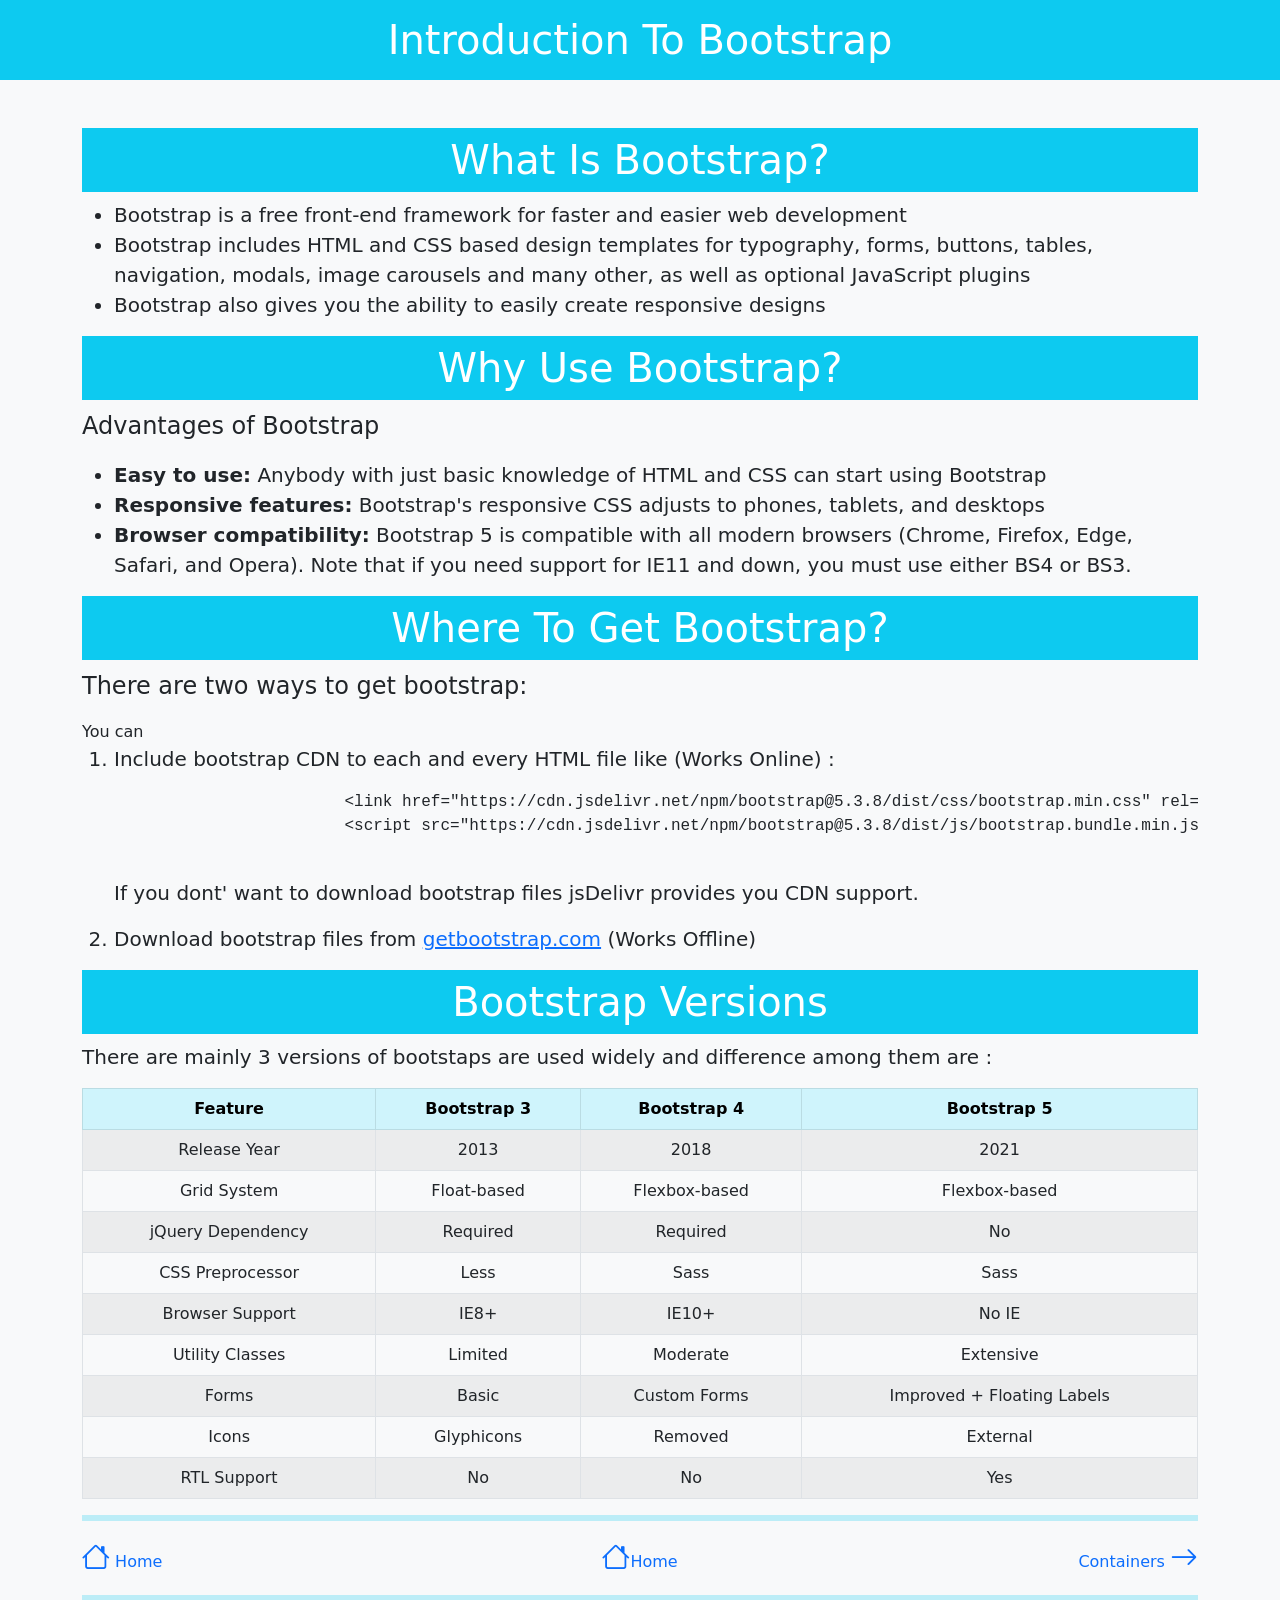
<file: intro.html>
<!DOCTYPE html>
<html lang="en">

<head>
    <meta charset="UTF-8">
    <meta name="viewport" content="width=device-width, initial-scale=1.0">
    <title>Introduction</title>
    <link rel="stylesheet" href="bootstrap-5.0.2-dist/css/bootstrap.min.css">
    <link rel="stylesheet" href="https://cdn.jsdelivr.net/npm/bootstrap-icons@1.13.1/font/bootstrap-icons.min.css">
</head>

<body class="bg-light">
  <h1 class="p-3 text-center text-white bg-info">Introduction To Bootstrap</h1>
    <div class="container my-5">
        <h1 class="p-2 text-center text-white bg-info">What Is Bootstrap?</h1>
        <ul>
            <li class="fs-5">Bootstrap is a free front-end framework for faster and easier web development</li>
            <li class="fs-5">Bootstrap includes HTML and CSS based design templates for typography, forms, buttons,
                tables, navigation, modals, image carousels and many other, as well as optional JavaScript plugins</li>
            <li class="fs-5">Bootstrap also gives you the ability to easily create responsive designs</li>
        </ul>
        <h1 class="p-2 text-center text-white bg-info">Why Use Bootstrap?</h1>
        <p class="fs-4">Advantages of Bootstrap</p>
        <ul>
            <li class="fs-5"><span class="fw-bold">Easy to use:</span> Anybody with just basic knowledge of HTML and CSS
                can start using Bootstrap</li>
            <li class="fs-5"><span class="fw-bold">Responsive features:</span> Bootstrap's responsive CSS adjusts to
                phones, tablets, and desktops</li>
            <li class="fs-5"><span class="fw-bold">Browser compatibility:</span> Bootstrap 5 is compatible with all
                modern browsers (Chrome, Firefox, Edge, Safari, and Opera). Note that if you need support for IE11 and
                down, you must use either BS4 or BS3.</li>
        </ul>
        <h1 class="p-2 text-center text-white bg-info">Where To Get Bootstrap?</h1>
        <p class="fs-4">There are two ways to get bootstrap:</p>
        You can
        <ol>
            <li class="fs-5">Include bootstrap CDN to each and every HTML file like (Works Online) :
                <code>
                    <pre class="fs-6 my-3 text-dark">
                        &lt;link href="https://cdn.jsdelivr.net/npm/bootstrap@5.3.8/dist/css/bootstrap.min.css" rel="stylesheet"&gt;
                        &lt;script src="https://cdn.jsdelivr.net/npm/bootstrap@5.3.8/dist/js/bootstrap.bundle.min.js"&gt;&lt;/script&gt;
                    </pre>
                </code>
            </li>
            <p class="fs-5">If you dont' want to download bootstrap files jsDelivr provides you CDN support.</p>
            <li class="fs-5">Download bootstrap files from <a href="https://getbootstrap.com/">getbootstrap.com</a>
                (Works Offline)</li>
        </ol>
        <h1 class="p-2 text-center text-white bg-info">Bootstrap Versions</h1>
        <p class="fs-5">There are mainly 3 versions of bootstaps are used widely and difference among them are : </p>
        <table class="table table-bordered table-striped table-hover table-responsive text-center align-middle">
            <thead class="table-info">
                <tr>
                    <th>Feature</th>
                    <th>Bootstrap 3</th>
                    <th>Bootstrap 4</th>
                    <th>Bootstrap 5</th>
                </tr>
            </thead>
            <tbody>
                <tr>
                    <td>Release Year</td>
                    <td>2013</td>
                    <td>2018</td>
                    <td>2021</td>
                </tr>
                <tr>
                    <td>Grid System</td>
                    <td>Float-based</td>
                    <td>Flexbox-based</td>
                    <td>Flexbox-based</td>
                </tr>
                <tr>
                    <td>jQuery Dependency</td>
                    <td>Required</td>
                    <td>Required</td>
                    <td>No</td>
                </tr>
                <tr>
                    <td>CSS Preprocessor</td>
                    <td>Less</td>
                    <td>Sass</td>
                    <td>Sass</td>
                </tr>
                <tr>
                    <td>Browser Support</td>
                    <td>IE8+</td>
                    <td>IE10+</td>
                    <td>No IE</td>
                </tr>
                <tr>
                    <td>Utility Classes</td>
                    <td>Limited</td>
                    <td>Moderate</td>
                    <td>Extensive</td>
                </tr>
                <tr>
                    <td>Forms</td>
                    <td>Basic</td>
                    <td>Custom Forms</td>
                    <td>Improved + Floating Labels</td>
                </tr>
                <tr>
                    <td>Icons</td>
                    <td>Glyphicons</td>
                    <td>Removed</td>
                    <td>External</td>
                </tr>
                <tr>
                    <td>RTL Support</td>
                    <td>No</td>
                    <td>No</td>
                    <td>Yes</td>
                </tr>
            </tbody>
        </table>
        <hr class="border border-info border-3">
        <div class="row">
            <div class="col text-start">
                <i class="bi bi-house fs-3 text-primary"></i>
                <a href="index.html" class="text-decoration-none">Home</a>
            </div>
            <div class="col text-center">
                <a href="index.html" class="text-decoration-none"><i class="bi bi-house fs-3 text-primary"></i>Home</a>
            </div>
            <div class="col text-end">
                <a href="container.html" class="text-decoration-none">Containers&nbsp;<i class="bi bi-arrow-right fs-3 text-primary"></i></a>
            </div>
        </div>
        <hr class="border border-info border-3">
    </div>
</body>

</html>
</file>
